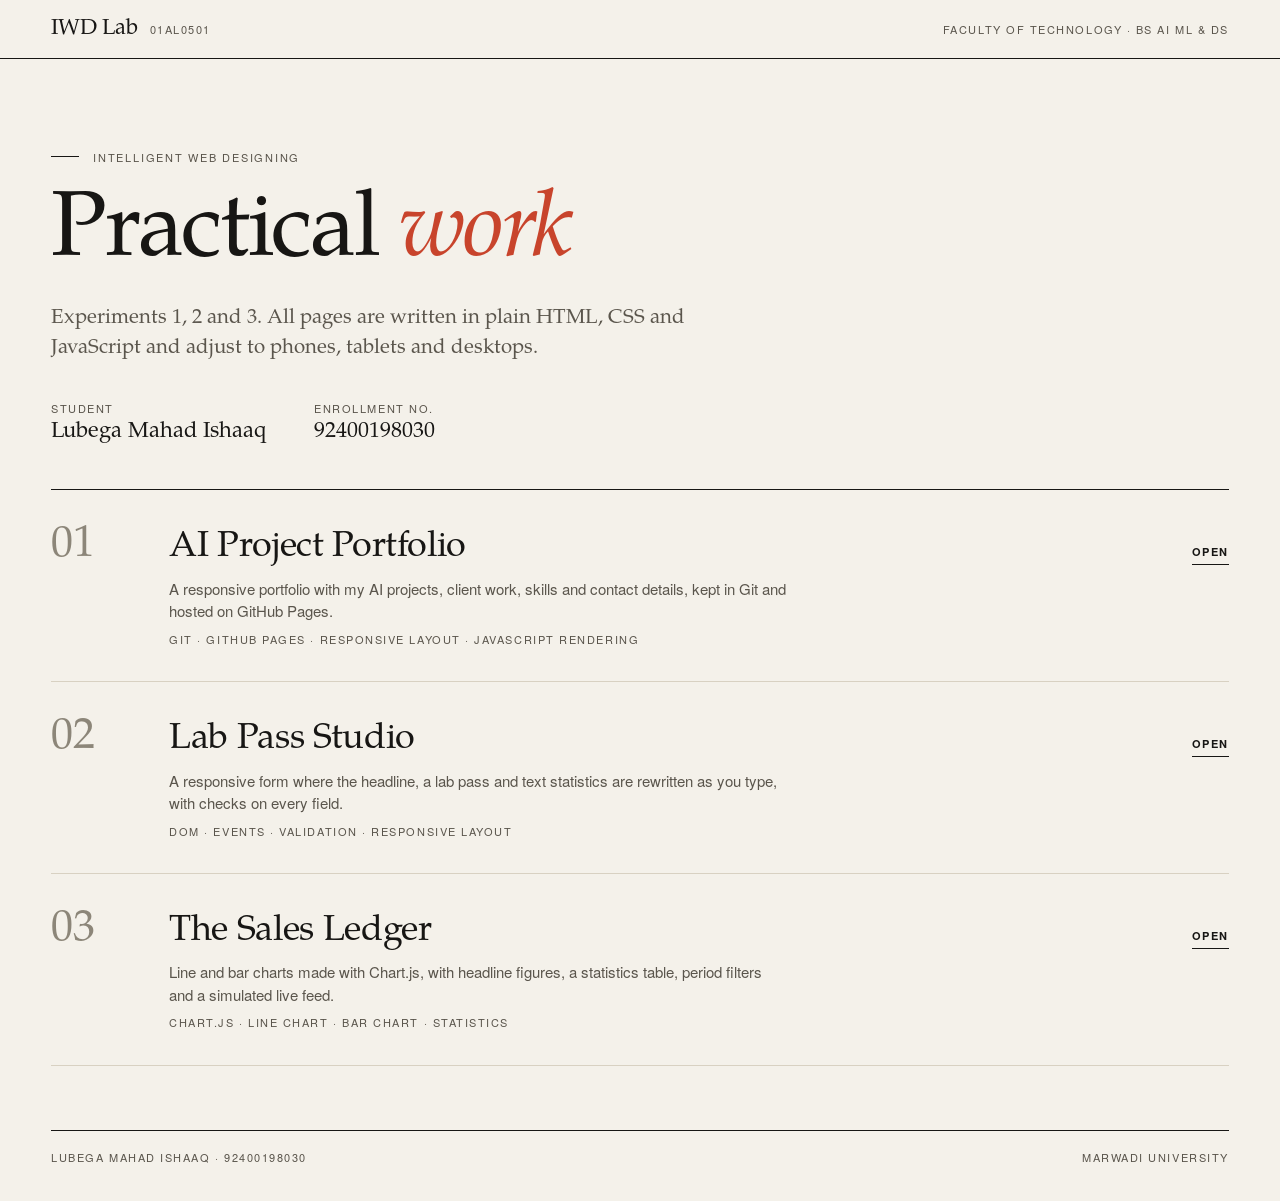
<file: index.html>
<!DOCTYPE html>
<html lang="en" data-theme="light">
<head>
  <meta charset="UTF-8">
  <meta name="viewport" content="width=device-width, initial-scale=1.0">
  <title>IWD Practicals | Lubega Mahad Ishaaq</title>
  <meta name="description" content="Intelligent Web Designing (01AL0501) practicals: Experiments 1, 2 and 3.">
  <link rel="stylesheet" href="assets/css/base.css">
  <style>
    .hero { padding: clamp(40px, 7vw, 96px) 0 40px; border-bottom: 1px solid var(--ink); }
    .hero .kicker { margin-bottom: 24px; }
    .hero .deck { margin-top: 24px; }
    .who { display: flex; gap: 48px; flex-wrap: wrap; margin-top: 36px; }
    .who span { display: block; font-size: 11px; letter-spacing: .14em; text-transform: uppercase; color: var(--ink-2); }
    .who strong { font-family: var(--serif); font-weight: 400; font-size: 22px; }

    .list { list-style: none; }
    .item { border-bottom: 1px solid var(--rule); }
    .item a {
      display: grid; grid-template-columns: 90px minmax(0, 1fr) auto; gap: 28px; align-items: baseline;
      padding: 34px 0; color: inherit; text-decoration: none;
    }
    .num { font-family: var(--serif); font-size: 44px; line-height: 1; color: var(--ink-3); transition: color .2s; }
    .item h2 { font-family: var(--serif); font-weight: 400; font-size: clamp(26px, 3vw, 36px); line-height: 1.15; letter-spacing: -.01em; }
    .item p { margin-top: 8px; color: var(--ink-2); max-width: 620px; }
    .topics { margin-top: 12px; font-size: 11px; letter-spacing: .14em; text-transform: uppercase; color: var(--ink-3); }
    .go { font-size: 11px; letter-spacing: .14em; text-transform: uppercase; font-weight: 700; border-bottom: 1px solid var(--ink); padding-bottom: 3px; white-space: nowrap; }
    .item a:hover .num, .item a:hover h2 { color: var(--accent); }
    .item a:hover .go { color: var(--accent); border-color: var(--accent); }
    @media (max-width: 640px) {
      .item a { grid-template-columns: 1fr; gap: 10px; }
      .go { justify-self: start; }
    }
  </style>
</head>
<body>
  <header class="masthead">
    <div class="masthead-row">
      <a class="wordmark" href="./"><b>IWD Lab</b><span>01AL0501</span></a>
      <div class="mast-meta"><span class="hide-sm">Faculty of Technology &middot; BS AI ML &amp; DS</span></div>
    </div>
  </header>

  <main class="page">
    <section class="hero">
      <p class="kicker">Intelligent Web Designing</p>
      <h1 class="display">Practical <em>work</em></h1>
      <p class="deck">Experiments 1, 2 and 3. All pages are written in plain HTML, CSS and JavaScript and adjust to phones, tablets and desktops.</p>
      <div class="who">
        <div><span>Student</span><strong>Lubega Mahad Ishaaq</strong></div>
        <div><span>Enrollment no.</span><strong>92400198030</strong></div>
      </div>
    </section>

    <ul class="list">
      <li class="item">
        <a href="experiment-1/">
          <span class="num">01</span>
          <div>
            <h2>AI Project Portfolio</h2>
            <p>A responsive portfolio with my AI projects, client work, skills and contact details, kept in Git and hosted on GitHub Pages.</p>
            <p class="topics">Git &middot; GitHub Pages &middot; Responsive layout &middot; JavaScript rendering</p>
          </div>
          <span class="go">Open</span>
        </a>
      </li>
      <li class="item">
        <a href="experiment-2/">
          <span class="num">02</span>
          <div>
            <h2>Lab Pass Studio</h2>
            <p>A responsive form where the headline, a lab pass and text statistics are rewritten as you type, with checks on every field.</p>
            <p class="topics">DOM &middot; Events &middot; Validation &middot; Responsive layout</p>
          </div>
          <span class="go">Open</span>
        </a>
      </li>
      <li class="item">
        <a href="experiment-3/">
          <span class="num">03</span>
          <div>
            <h2>The Sales Ledger</h2>
            <p>Line and bar charts made with Chart.js, with headline figures, a statistics table, period filters and a simulated live feed.</p>
            <p class="topics">Chart.js &middot; Line chart &middot; Bar chart &middot; Statistics</p>
          </div>
          <span class="go">Open</span>
        </a>
      </li>
    </ul>
  </main>

  <footer class="colophon">
    <span>Lubega Mahad Ishaaq &middot; 92400198030</span>
    <span>Marwadi University</span>
  </footer>

  <script>
    try { document.documentElement.dataset.theme = localStorage.getItem("iwd-theme") || "light"; } catch (e) {}
  </script>
</body>
</html>
</file>
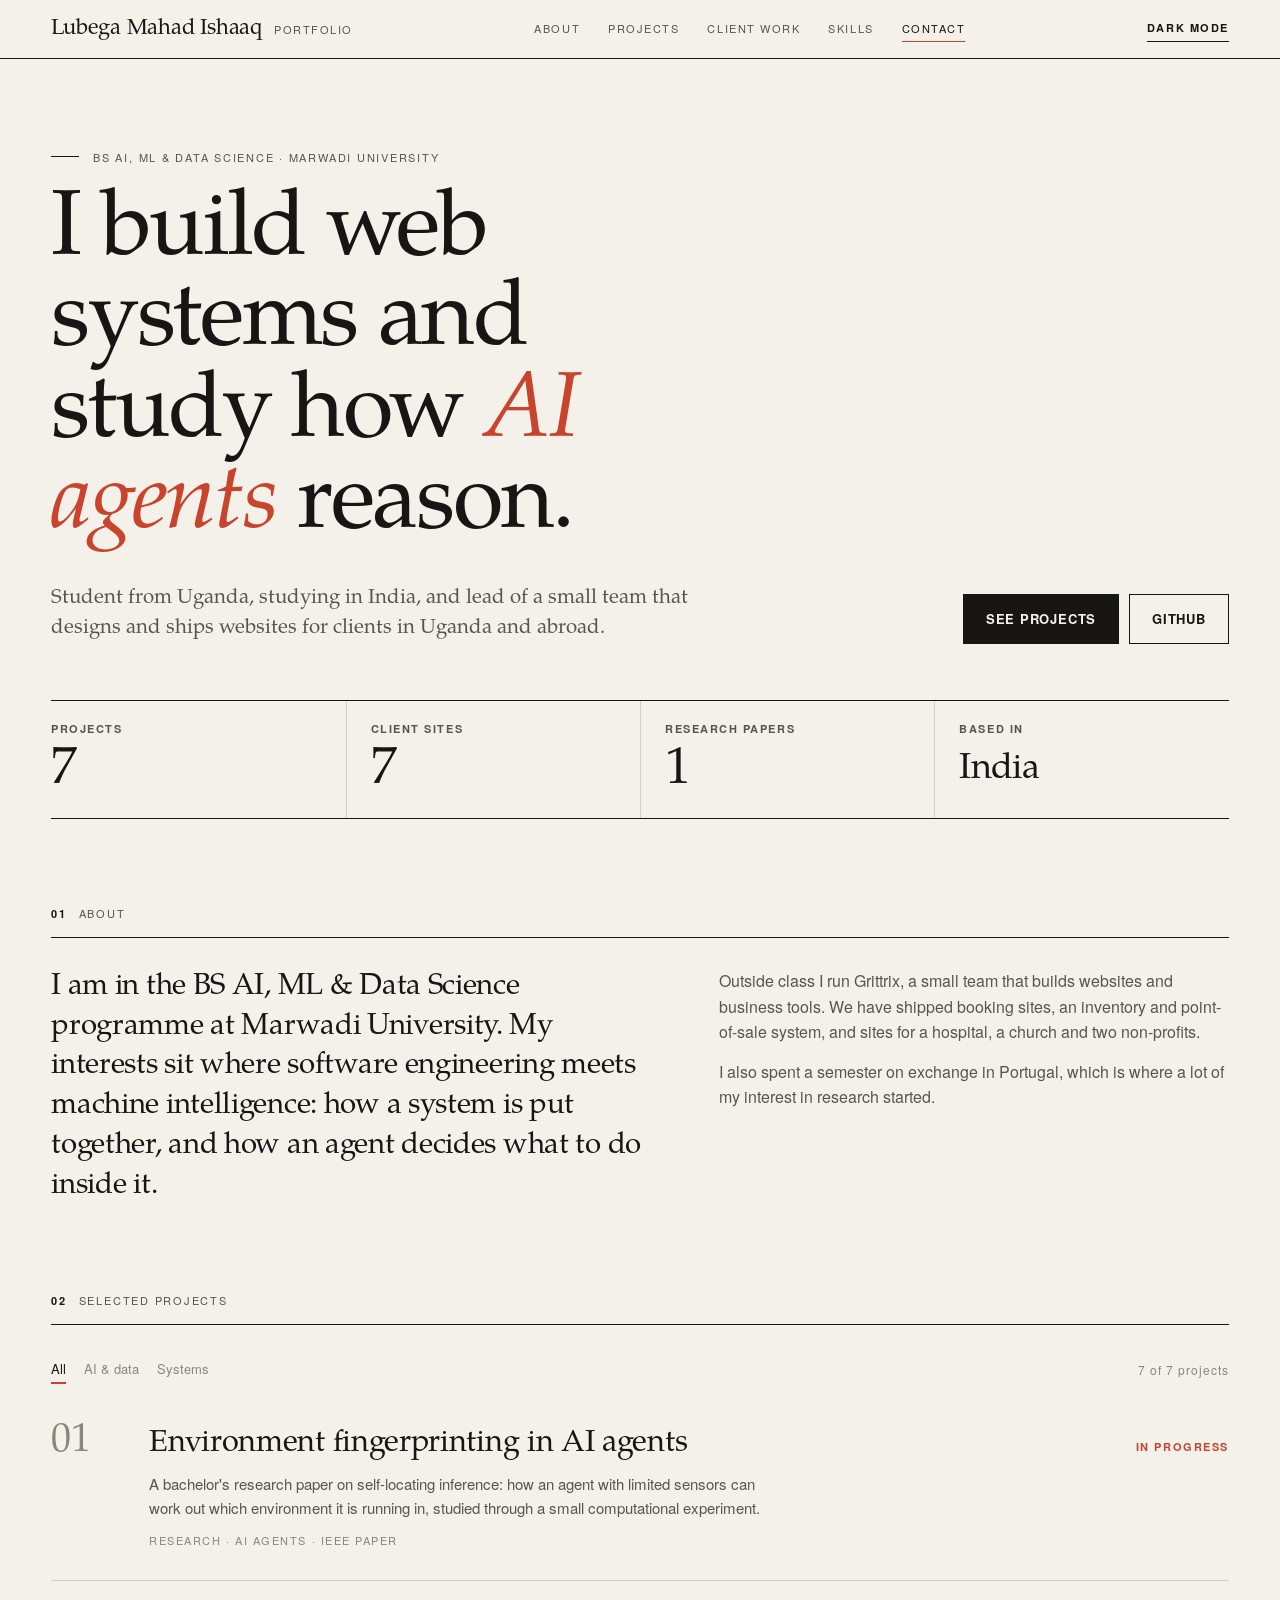
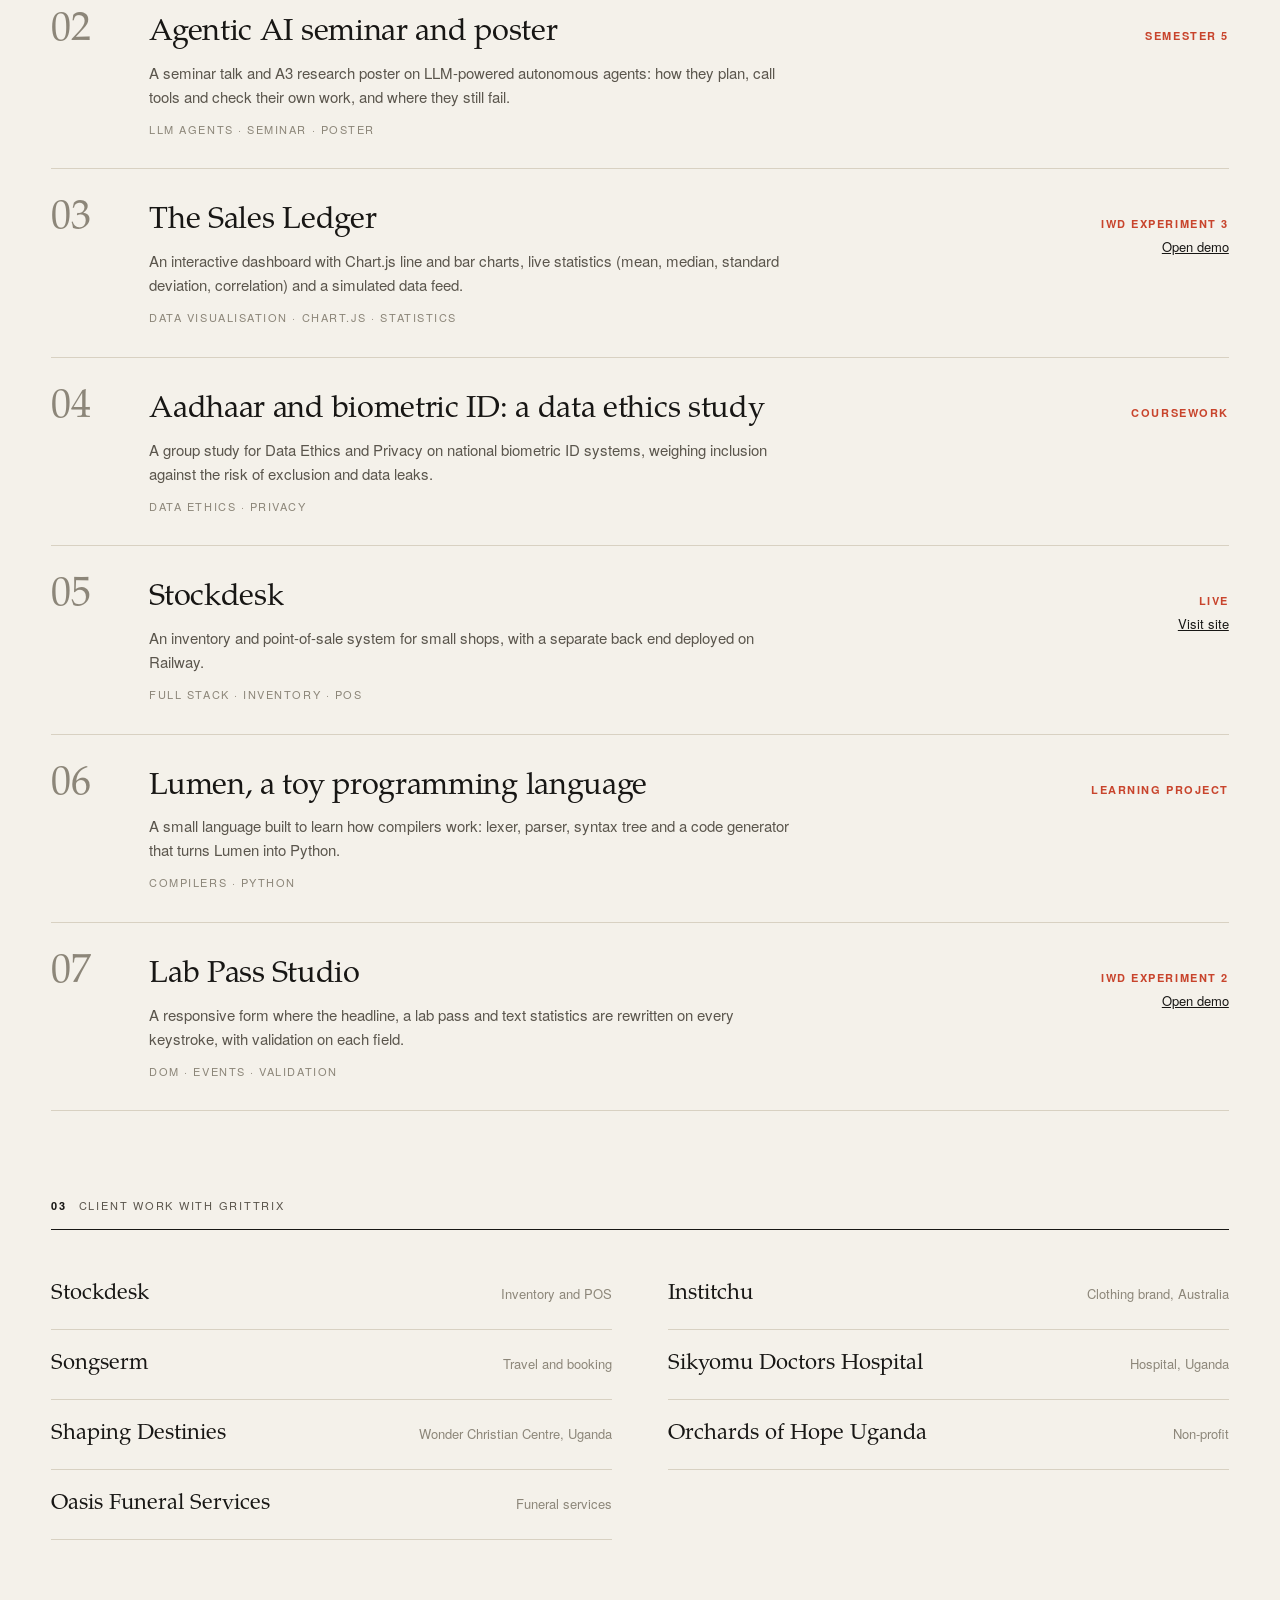
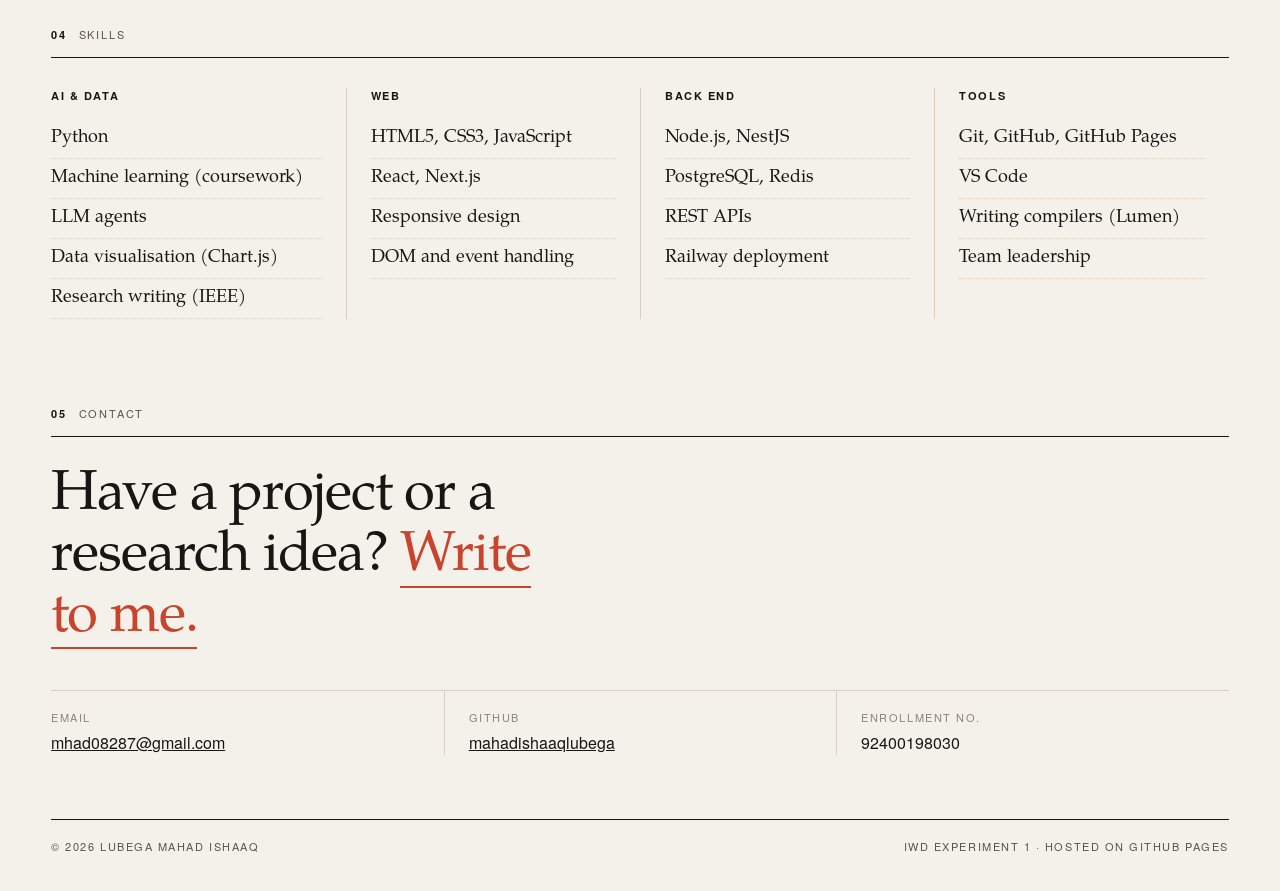
<file: experiment-1/index.html>
<!DOCTYPE html>
<html lang="en" data-theme="light">
<head>
  <meta charset="UTF-8">
  <meta name="viewport" content="width=device-width, initial-scale=1.0">
  <title>Lubega Mahad Ishaaq | AI Project Portfolio</title>
  <meta name="description" content="Portfolio of Lubega Mahad Ishaaq, BS AI ML & DS student: AI projects, client work, skills and contact.">
  <link rel="stylesheet" href="../assets/css/base.css">
  <link rel="stylesheet" href="style.css">
</head>
<body>

  <header class="masthead">
    <div class="masthead-row">
      <a class="wordmark" href="#top"><b>Lubega Mahad Ishaaq</b><span>Portfolio</span></a>
      <nav class="nav" id="nav" aria-label="Sections">
        <a href="#about">About</a>
        <a href="#projects">Projects</a>
        <a href="#work">Client work</a>
        <a href="#skills">Skills</a>
        <a href="#contact">Contact</a>
      </nav>
      <div class="mast-meta">
        <button class="text-btn" id="themeBtn" type="button">Dark mode</button>
        <button class="menu-btn" id="menuBtn" type="button" aria-label="Open menu" aria-expanded="false"><span></span><span></span></button>
      </div>
    </div>
  </header>

  <main class="page" id="top">

    <!-- hero -->
    <section class="hero">
      <p class="kicker">BS AI, ML &amp; Data Science &middot; Marwadi University</p>
      <h1 class="display">I build web systems and study how <em>AI agents</em> reason.</h1>
      <div class="hero-foot">
        <p class="deck">Student from Uganda, studying in India, and lead of a small team that designs and ships websites for clients in Uganda and abroad.</p>
        <div class="hero-links">
          <a class="btn" href="#projects">See projects</a>
          <a class="btn ghost" href="https://github.com/mahadishaaqlubega" target="_blank" rel="noopener">GitHub</a>
        </div>
      </div>
      <dl class="facts">
        <div><dt>Projects</dt><dd id="countProjects">0</dd></div>
        <div><dt>Client sites</dt><dd id="countClients">0</dd></div>
        <div><dt>Research papers</dt><dd>1</dd></div>
        <div><dt>Based in</dt><dd class="small">India</dd></div>
      </dl>
    </section>

    <!-- about -->
    <section class="section" id="about">
      <div class="sec-label"><b>01</b> About</div>
      <div class="about-grid">
        <p class="lede">I am in the BS AI, ML &amp; Data Science programme at Marwadi University. My interests sit where software engineering meets machine intelligence: how a system is put together, and how an agent decides what to do inside it.</p>
        <div class="about-text">
          <p>Outside class I run Grittrix, a small team that builds websites and business tools. We have shipped booking sites, an inventory and point-of-sale system, and sites for a hospital, a church and two non-profits.</p>
          <p>I also spent a semester on exchange in Portugal, which is where a lot of my interest in research started.</p>
        </div>
      </div>
    </section>

    <!-- projects -->
    <section class="section" id="projects">
      <div class="sec-label"><b>02</b> Selected projects</div>
      <div class="filter-row">
        <div class="tabs" id="filter">
          <button type="button" data-filter="all" class="active">All</button>
          <button type="button" data-filter="ai">AI &amp; data</button>
          <button type="button" data-filter="systems">Systems</button>
        </div>
        <span class="filter-count" id="filterCount"></span>
      </div>
      <ol class="projects" id="projectList"><!-- filled by script.js --></ol>
    </section>

    <!-- client work -->
    <section class="section" id="work">
      <div class="sec-label"><b>03</b> Client work with Grittrix</div>
      <ul class="clients" id="clientList"><!-- filled by script.js --></ul>
    </section>

    <!-- skills -->
    <section class="section" id="skills">
      <div class="sec-label"><b>04</b> Skills</div>
      <div class="skills">
        <div>
          <h3>AI &amp; data</h3>
          <ul><li>Python</li><li>Machine learning (coursework)</li><li>LLM agents</li><li>Data visualisation (Chart.js)</li><li>Research writing (IEEE)</li></ul>
        </div>
        <div>
          <h3>Web</h3>
          <ul><li>HTML5, CSS3, JavaScript</li><li>React, Next.js</li><li>Responsive design</li><li>DOM and event handling</li></ul>
        </div>
        <div>
          <h3>Back end</h3>
          <ul><li>Node.js, NestJS</li><li>PostgreSQL, Redis</li><li>REST APIs</li><li>Railway deployment</li></ul>
        </div>
        <div>
          <h3>Tools</h3>
          <ul><li>Git, GitHub, GitHub Pages</li><li>VS Code</li><li>Writing compilers (Lumen)</li><li>Team leadership</li></ul>
        </div>
      </div>
    </section>

    <!-- contact -->
    <section class="section contact" id="contact">
      <div class="sec-label"><b>05</b> Contact</div>
      <h2 class="contact-line">Have a project or a research idea? <a href="mailto:mhad08287@gmail.com">Write to me.</a></h2>
      <div class="contact-grid">
        <div><span>Email</span><a href="mailto:mhad08287@gmail.com">mhad08287@gmail.com</a></div>
        <div><span>GitHub</span><a href="https://github.com/mahadishaaqlubega" target="_blank" rel="noopener">mahadishaaqlubega</a></div>
        <div><span>Enrollment no.</span><b>92400198030</b></div>
      </div>
    </section>
  </main>

  <footer class="colophon">
    <span>&copy; <span id="year">2026</span> Lubega Mahad Ishaaq</span>
    <span>IWD Experiment 1 &middot; Hosted on GitHub Pages</span>
  </footer>

  <script src="script.js"></script>
</body>
</html>
</file>
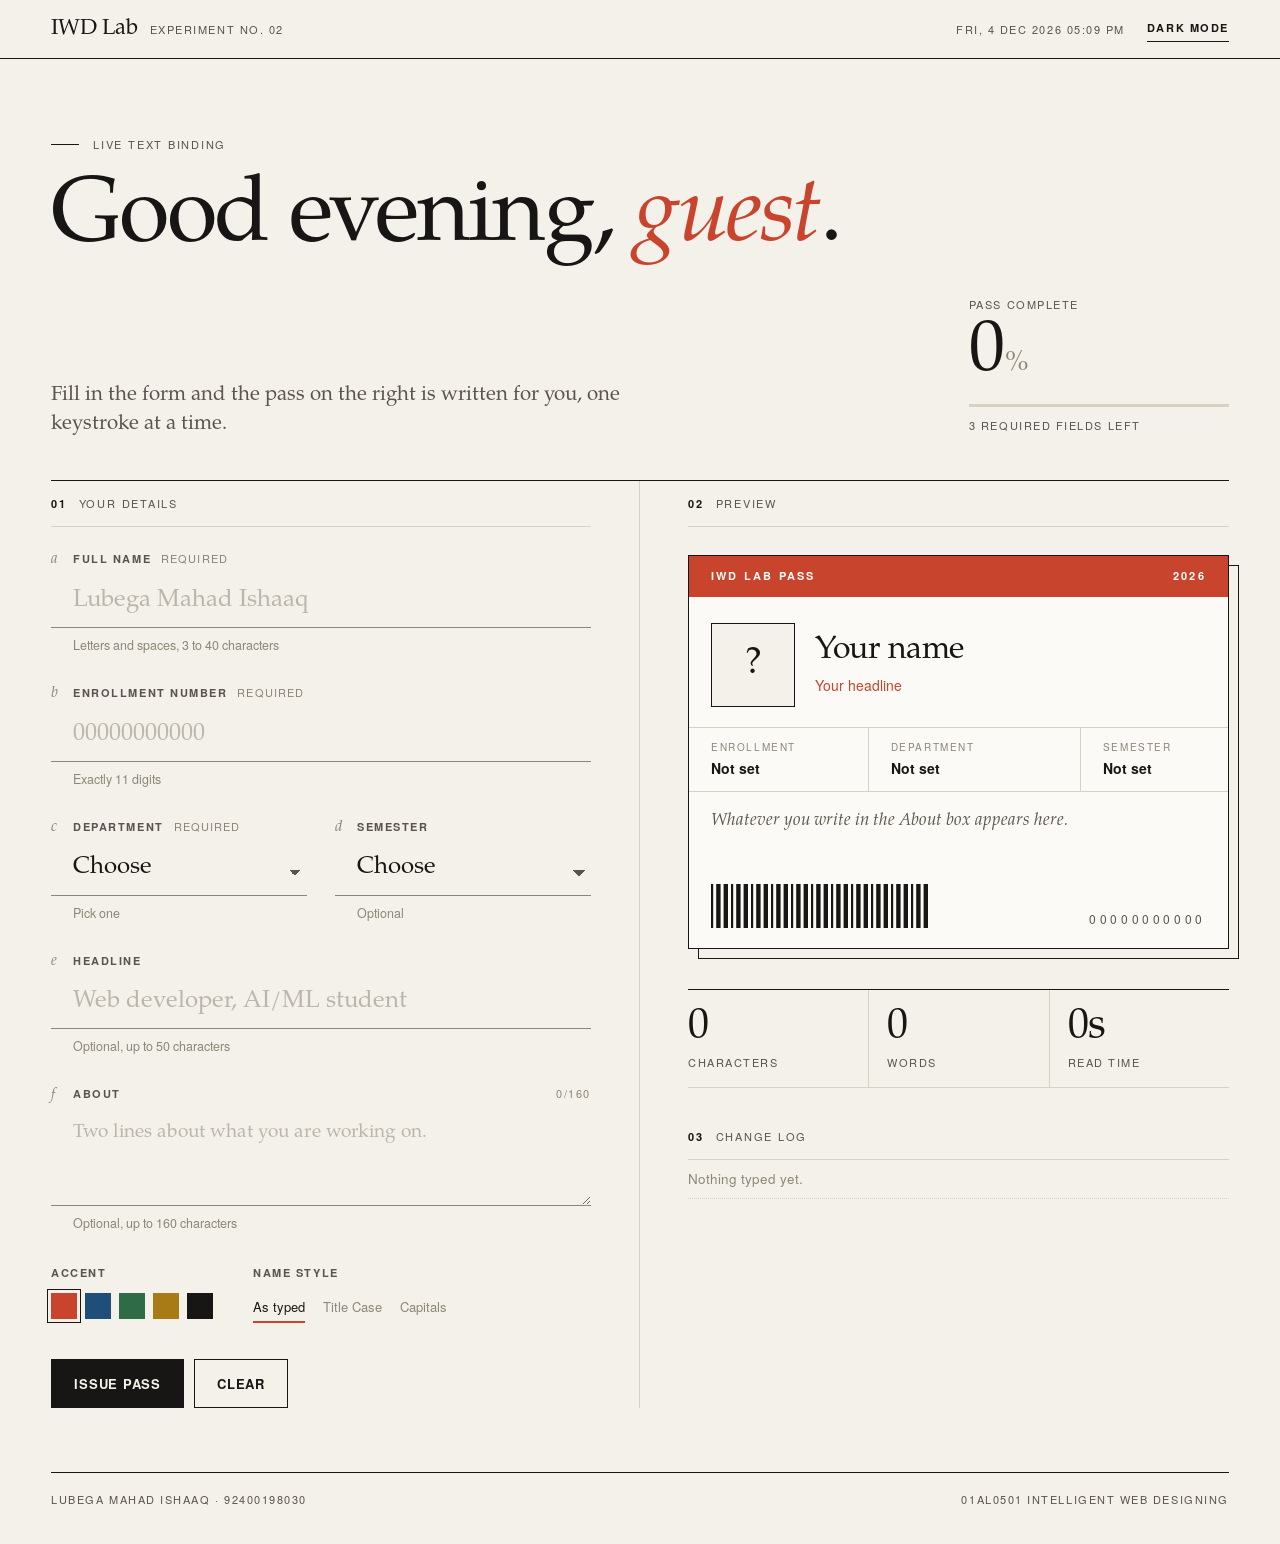
<file: experiment-2/index.html>
<!DOCTYPE html>
<html lang="en" data-theme="light">
<head>
  <meta charset="UTF-8">
  <meta name="viewport" content="width=device-width, initial-scale=1.0">
  <title>Lab Pass Studio | IWD Experiment 2</title>
  <meta name="description" content="Experiment 2: a responsive interface that rewrites page text as the user types.">
  <link rel="stylesheet" href="../assets/css/base.css">
  <link rel="stylesheet" href="style.css">
</head>
<body>

  <header class="masthead">
    <div class="masthead-row">
      <a class="wordmark" href="../index.html"><b>IWD Lab</b><span>Experiment No. 02</span></a>
      <div class="mast-meta">
        <span class="hide-sm" id="clock">&nbsp;</span>
        <button class="text-btn" id="themeBtn" type="button">Dark mode</button>
      </div>
    </div>
  </header>

  <main class="page">

    <!-- headline: rewritten by JavaScript as the user types -->
    <section class="hero">
      <div class="hero-text">
        <p class="kicker">Live text binding</p>
        <h1 class="display" id="greeting">Good day, <em>guest</em>.</h1>
        <p class="deck" id="deck">Fill in the form and the pass on the right is written for you, one keystroke at a time.</p>
      </div>
      <div class="meter" aria-live="polite">
        <span class="meter-label">Pass complete</span>
        <span class="meter-value"><span id="pctValue">0</span><small>%</small></span>
        <div class="meter-track"><div class="meter-fill" id="pctFill"></div></div>
        <span class="meter-note" id="pctNote">3 required fields left</span>
      </div>
    </section>

    <section class="workspace">

      <!-- left column: the form -->
      <form class="form-col" id="profileForm" novalidate>
        <div class="sec-label"><b>01</b> Your details</div>

        <div class="field" data-field="name">
          <label for="name"><span class="n">a</span>Full name <i>required</i></label>
          <input type="text" id="name" name="name" placeholder="Lubega Mahad Ishaaq" autocomplete="name" maxlength="40">
          <p class="hint" data-default="Letters and spaces, 3 to 40 characters">Letters and spaces, 3 to 40 characters</p>
        </div>

        <div class="field" data-field="enrollment">
          <label for="enrollment"><span class="n">b</span>Enrollment number <i>required</i></label>
          <input type="text" id="enrollment" name="enrollment" placeholder="00000000000" inputmode="numeric" maxlength="11">
          <p class="hint" data-default="Exactly 11 digits">Exactly 11 digits</p>
        </div>

        <div class="pair">
          <div class="field" data-field="department">
            <label for="department"><span class="n">c</span>Department <i>required</i></label>
            <select id="department" name="department">
              <option value="">Choose</option>
              <option>BS - AI ML &amp; DS</option>
              <option>Computer Engineering</option>
              <option>Information Technology</option>
              <option>Electronics &amp; Communication</option>
            </select>
            <p class="hint" data-default="Pick one">Pick one</p>
          </div>

          <div class="field" data-field="semester">
            <label for="semester"><span class="n">d</span>Semester</label>
            <select id="semester" name="semester">
              <option value="">Choose</option>
              <option>Semester 3</option>
              <option>Semester 4</option>
              <option>Semester 5</option>
              <option>Semester 6</option>
            </select>
            <p class="hint" data-default="Optional">Optional</p>
          </div>
        </div>

        <div class="field" data-field="headline">
          <label for="headline"><span class="n">e</span>Headline</label>
          <input type="text" id="headline" name="headline" placeholder="Web developer, AI/ML student" maxlength="50">
          <p class="hint" data-default="Optional, up to 50 characters">Optional, up to 50 characters</p>
        </div>

        <div class="field" data-field="about">
          <label for="about"><span class="n">f</span>About <span class="counter" id="aboutCounter">0/160</span></label>
          <textarea id="about" name="about" rows="3" maxlength="160" placeholder="Two lines about what you are working on."></textarea>
          <p class="hint" data-default="Optional, up to 160 characters">Optional, up to 160 characters</p>
        </div>

        <div class="options">
          <div>
            <span class="opt-label">Accent</span>
            <div class="swatches" id="swatches" role="radiogroup" aria-label="Accent colour">
              <button type="button" class="swatch active" data-color="#c8442c" data-name="Vermillion" style="--c:#c8442c" aria-label="Vermillion"></button>
              <button type="button" class="swatch" data-color="#1f4e79" data-name="Navy" style="--c:#1f4e79" aria-label="Navy"></button>
              <button type="button" class="swatch" data-color="#2f6b47" data-name="Forest" style="--c:#2f6b47" aria-label="Forest"></button>
              <button type="button" class="swatch" data-color="#a87b16" data-name="Ochre" style="--c:#a87b16" aria-label="Ochre"></button>
              <button type="button" class="swatch" data-color="#171614" data-name="Ink" style="--c:#171614" aria-label="Ink"></button>
            </div>
          </div>
          <div>
            <span class="opt-label">Name style</span>
            <div class="tabs" id="caseControl">
              <button type="button" data-case="normal" class="active">As typed</button>
              <button type="button" data-case="title">Title Case</button>
              <button type="button" data-case="upper">Capitals</button>
            </div>
          </div>
        </div>

        <div class="actions">
          <button type="submit" class="btn">Issue pass</button>
          <button type="button" class="btn ghost" id="resetBtn">Clear</button>
        </div>
      </form>

      <!-- right column: everything here is written by script.js -->
      <aside class="preview-col">
        <div class="sec-label"><b>02</b> Preview</div>

        <article class="pass" id="pass">
          <header class="pass-top">
            <span>IWD Lab Pass</span>
            <span id="pvYear">2026</span>
          </header>

          <div class="pass-main">
            <div class="monogram" id="pvInitials">?</div>
            <div class="pass-id">
              <h2 id="pvName">Your name</h2>
              <p id="pvHeadline">Your headline</p>
            </div>
          </div>

          <dl class="pass-meta">
            <div><dt>Enrollment</dt><dd id="pvEnroll">Not set</dd></div>
            <div><dt>Department</dt><dd id="pvDept">Not set</dd></div>
            <div><dt>Semester</dt><dd id="pvSem">Not set</dd></div>
          </dl>

          <p class="pass-about" id="pvAbout">Whatever you write in the About box appears here.</p>

          <footer class="pass-foot">
            <svg class="barcode" id="barcode" viewBox="0 0 220 44" preserveAspectRatio="none" aria-hidden="true"></svg>
            <span class="code-num" id="pvCode">00000000000</span>
          </footer>

          <span class="stamp" id="stamp">Issued</span>
        </article>

        <div class="figures">
          <div><span id="stChars">0</span><small>Characters</small></div>
          <div><span id="stWords">0</span><small>Words</small></div>
          <div><span id="stRead">0s</span><small>Read time</small></div>
        </div>

        <div class="log">
          <div class="sec-label"><b>03</b> Change log</div>
          <ol id="log"><li class="empty">Nothing typed yet.</li></ol>
        </div>
      </aside>

    </section>
  </main>

  <div class="toast" id="toast" role="status" aria-live="polite"></div>

  <footer class="colophon">
    <span>Lubega Mahad Ishaaq &middot; 92400198030</span>
    <span>01AL0501 Intelligent Web Designing</span>
  </footer>

  <script src="script.js"></script>
</body>
</html>
</file>
<file: assets/css/base.css>
/* Shared styles for both experiments: fonts, colours, masthead, controls.
   Fonts are TeX Gyre Pagella (serif) and TeX Gyre Heros (sans), stored in /assets/fonts. */

@font-face { font-family: "Pagella"; src: url("../fonts/texgyrepagella-regular.woff") format("woff"); font-weight: 400; font-style: normal; font-display: swap; }
@font-face { font-family: "Pagella"; src: url("../fonts/texgyrepagella-italic.woff") format("woff"); font-weight: 400; font-style: italic; font-display: swap; }
@font-face { font-family: "Heros"; src: url("../fonts/texgyreheros-regular.woff") format("woff"); font-weight: 400; font-display: swap; }
@font-face { font-family: "Heros"; src: url("../fonts/texgyreheros-bold.woff") format("woff"); font-weight: 700; font-display: swap; }

:root {
  --paper: #f4f1ea;
  --paper-2: #ebe6db;
  --card: #fbfaf6;
  --ink: #171614;
  --ink-2: #5a554c;
  --ink-3: #8c8679;
  --rule: #d8d1c2;
  --accent: #c8442c;
  --good: #2f6b47;
  --bad: #c8442c;
  --serif: "Pagella", "Palatino Linotype", Palatino, Georgia, serif;
  --sans: "Heros", "Helvetica Neue", Helvetica, Arial, sans-serif;
  --gutter: clamp(18px, 4vw, 56px);
}

[data-theme="dark"] {
  --paper: #121110;
  --paper-2: #1c1a17;
  --card: #191815;
  --ink: #ede7da;
  --ink-2: #b1aa9c;
  --ink-3: #7d776c;
  --rule: #34312b;
  --accent: #e8694c;
  --good: #7fbf95;
  --bad: #e8694c;
}

* { box-sizing: border-box; margin: 0; padding: 0; }

html { -webkit-text-size-adjust: 100%; }

body {
  background: var(--paper);
  color: var(--ink);
  font-family: var(--sans);
  font-size: 15px;
  line-height: 1.5;
  font-variant-numeric: tabular-nums;
  -webkit-font-smoothing: antialiased;
  transition: background-color .25s ease, color .25s ease;
}

::selection { background: var(--accent); color: var(--paper); }

/* ---------- masthead ---------- */
.masthead {
  padding: 0 var(--gutter);
  border-bottom: 1px solid var(--ink);
  position: sticky; top: 0; z-index: 20;
  background: var(--paper);
}
.masthead-row {
  max-width: 1280px; margin: 0 auto; height: 58px;
  display: flex; align-items: center; justify-content: space-between; gap: 16px;
}
.wordmark { display: flex; align-items: baseline; gap: 12px; color: inherit; text-decoration: none; }
.wordmark b { font-family: var(--serif); font-weight: 400; font-size: 22px; letter-spacing: -.01em; }
.wordmark span { font-size: 11px; letter-spacing: .14em; text-transform: uppercase; color: var(--ink-2); }
.mast-meta { display: flex; align-items: center; gap: 22px; font-size: 11px; letter-spacing: .14em; text-transform: uppercase; color: var(--ink-2); }

.text-btn {
  font: inherit; font-size: 11px; letter-spacing: .14em; text-transform: uppercase; font-weight: 700;
  color: var(--ink); background: none; border: 0; cursor: pointer; padding: 4px 0;
  border-bottom: 1px solid var(--ink);
}
.text-btn:hover { color: var(--accent); border-color: var(--accent); }

/* ---------- page frame ---------- */
.page { max-width: calc(1280px + 2 * var(--gutter)); margin: 0 auto; padding: 0 var(--gutter); }

.kicker {
  font-size: 11px; letter-spacing: .16em; text-transform: uppercase; color: var(--ink-2);
  display: flex; gap: 14px; align-items: center;
}
.kicker::before { content: ""; width: 28px; height: 1px; background: var(--ink); }

.display {
  font-family: var(--serif); font-weight: 400;
  font-size: clamp(42px, 7.2vw, 104px); line-height: .98; letter-spacing: -.025em;
}
.display em { color: var(--accent); }

.deck { font-family: var(--serif); font-size: clamp(18px, 1.6vw, 21px); line-height: 1.45; color: var(--ink-2); max-width: 640px; }

.sec-label {
  display: flex; align-items: baseline; gap: 12px; padding: 14px 0; border-bottom: 1px solid var(--rule);
  font-size: 11px; letter-spacing: .16em; text-transform: uppercase; color: var(--ink-2);
}
.sec-label b { color: var(--ink); font-weight: 700; }

/* text tabs used as segmented controls */
.tabs { display: inline-flex; gap: 18px; flex-wrap: wrap; }
.tabs button {
  font: inherit; font-size: 13px; color: var(--ink-3); background: none; border: 0; cursor: pointer;
  padding: 4px 0; border-bottom: 2px solid transparent; transition: color .15s, border-color .15s;
}
.tabs button:hover { color: var(--ink); }
.tabs button.active { color: var(--ink); border-bottom-color: var(--accent); }

/* buttons */
.btn {
  font: inherit; font-size: 13px; font-weight: 700; letter-spacing: .06em; text-transform: uppercase;
  padding: 14px 22px; border: 1px solid var(--ink); background: var(--ink); color: var(--paper);
  cursor: pointer; transition: background .15s, color .15s;
}
.btn:hover { background: var(--accent); border-color: var(--accent); }
.btn.ghost { background: transparent; color: var(--ink); }
.btn.ghost:hover { background: var(--ink); color: var(--paper); border-color: var(--ink); }

/* footer */
.colophon {
  max-width: 1280px; margin: 64px auto 0; padding: 18px 0 36px;
  display: flex; justify-content: space-between; gap: 12px; flex-wrap: wrap;
  border-top: 1px solid var(--ink);
  font-size: 11px; letter-spacing: .14em; text-transform: uppercase; color: var(--ink-2);
}

@media (max-width: 1376px) { .colophon { margin-left: var(--gutter); margin-right: var(--gutter); } }

@media (max-width: 640px) {
  .mast-meta .hide-sm { display: none; }
  .wordmark span { display: none; }
}
</file>
<file: experiment-1/style.css>
/* Experiment 1 portfolio styles. Shared colours and fonts are in ../assets/css/base.css */

html { scroll-behavior: smooth; scroll-padding-top: 72px; }

/* ---------- navigation ---------- */
.nav { display: flex; gap: 28px; }
.nav a {
  color: var(--ink-2); text-decoration: none; font-size: 11px; letter-spacing: .14em; text-transform: uppercase;
  padding: 4px 0; border-bottom: 1px solid transparent; transition: color .15s, border-color .15s;
}
.nav a:hover, .nav a.current { color: var(--ink); border-bottom-color: var(--accent); }

.menu-btn { display: none; width: 34px; height: 34px; background: none; border: 1px solid var(--ink); cursor: pointer; padding: 9px 7px; flex-direction: column; justify-content: space-between; }
.menu-btn span { display: block; height: 1.5px; background: var(--ink); transition: transform .2s; }
.menu-btn[aria-expanded="true"] span:first-child { transform: translateY(5.5px) rotate(45deg); }
.menu-btn[aria-expanded="true"] span:last-child { transform: translateY(-5.5px) rotate(-45deg); }

/* ---------- hero ---------- */
.hero { padding: clamp(40px, 7vw, 96px) 0 0; }
.hero .kicker { margin-bottom: 24px; }
.hero .display { max-width: 15ch; }
.hero-foot { display: flex; justify-content: space-between; align-items: flex-end; gap: 32px; flex-wrap: wrap; margin-top: 32px; }
.hero-links { display: flex; gap: 10px; }
.hero-links .btn { text-decoration: none; display: inline-block; }

.facts { display: grid; grid-template-columns: repeat(4, 1fr); margin-top: 56px; border-top: 1px solid var(--ink); border-bottom: 1px solid var(--ink); }
.facts div { padding: 20px 24px 18px; border-left: 1px solid var(--rule); }
.facts div:first-child { border-left: 0; padding-left: 0; }
.facts dt { font-size: 11px; letter-spacing: .14em; text-transform: uppercase; color: var(--ink-2); font-weight: 700; }
.facts dd { font-family: var(--serif); font-size: 52px; line-height: 1.1; letter-spacing: -.02em; margin-top: 6px; }
.facts dd.small { font-size: 36px; line-height: 1.5; }

/* ---------- sections ---------- */
.section { padding-top: 72px; }
.section .sec-label { border-bottom-color: var(--ink); margin-bottom: 30px; }

.about-grid { display: grid; grid-template-columns: 1.2fr 1fr; gap: 56px; }
.lede { font-family: var(--serif); font-size: clamp(22px, 2.3vw, 30px); line-height: 1.35; letter-spacing: -.01em; }
.about-text p { color: var(--ink-2); margin-bottom: 14px; font-size: 16px; line-height: 1.6; }

/* ---------- projects ---------- */
.filter-row { display: flex; justify-content: space-between; align-items: center; margin-bottom: 8px; }
.filter-count { font-size: 12px; color: var(--ink-3); letter-spacing: .08em; }

.projects { list-style: none; }
.project {
  display: grid; grid-template-columns: 70px minmax(0, 1fr) 200px; gap: 28px; align-items: baseline;
  padding: 30px 0; border-bottom: 1px solid var(--rule);
  animation: rise .4s ease both;
}
@keyframes rise { from { opacity: 0; transform: translateY(8px); } to { opacity: 1; transform: none; } }
.project .num { font-family: var(--serif); font-size: 40px; line-height: 1; color: var(--ink-3); transition: color .2s; }
.project:hover .num { color: var(--accent); }
.project h3 { font-family: var(--serif); font-weight: 400; font-size: clamp(23px, 2.4vw, 31px); line-height: 1.2; letter-spacing: -.01em; }
.project p { color: var(--ink-2); margin-top: 8px; max-width: 640px; line-height: 1.6; }
.project .tags { margin-top: 12px; font-size: 11px; letter-spacing: .14em; text-transform: uppercase; color: var(--ink-3); }
.project .meta { text-align: right; font-size: 13px; color: var(--ink-2); }
.project .meta b { display: block; font-size: 11px; letter-spacing: .14em; text-transform: uppercase; color: var(--accent); margin-bottom: 4px; }
.project .meta a { color: var(--ink); }

/* ---------- clients ---------- */
.clients { list-style: none; display: grid; grid-template-columns: repeat(2, 1fr); column-gap: 56px; }
.clients li { border-bottom: 1px solid var(--rule); }
.clients a { display: flex; justify-content: space-between; align-items: baseline; gap: 16px; padding: 18px 0; color: inherit; text-decoration: none; }
.clients strong { font-family: var(--serif); font-weight: 400; font-size: 22px; }
.clients span { font-size: 13px; color: var(--ink-3); text-align: right; }
.clients a:hover strong { color: var(--accent); }

/* ---------- skills ---------- */
.skills { display: grid; grid-template-columns: repeat(4, 1fr); }
.skills > div { padding: 0 24px; border-left: 1px solid var(--rule); }
.skills > div:first-child { padding-left: 0; border-left: 0; }
.skills h3 { font-size: 11px; letter-spacing: .14em; text-transform: uppercase; font-weight: 700; margin-bottom: 14px; }
.skills ul { list-style: none; }
.skills li { font-family: var(--serif); font-size: 18px; padding: 6px 0; border-bottom: 1px dotted var(--rule); }

/* ---------- contact ---------- */
.contact-line { font-family: var(--serif); font-weight: 400; font-size: clamp(30px, 4.4vw, 60px); line-height: 1.08; letter-spacing: -.02em; max-width: 18ch; }
.contact-line a { color: var(--accent); text-decoration: none; border-bottom: 2px solid var(--accent); }
.contact-grid { display: grid; grid-template-columns: repeat(3, 1fr); margin-top: 40px; border-top: 1px solid var(--rule); }
.contact-grid div { padding: 18px 24px 0; border-left: 1px solid var(--rule); }
.contact-grid div:first-child { padding-left: 0; border-left: 0; }
.contact-grid span { display: block; font-size: 11px; letter-spacing: .14em; text-transform: uppercase; color: var(--ink-3); margin-bottom: 6px; }
.contact-grid a, .contact-grid b { font-size: 16px; color: var(--ink); font-weight: 400; word-break: break-all; }

/* ---------- responsive ---------- */
@media (max-width: 960px) {
  .nav {
    position: absolute; top: 58px; left: 0; right: 0; flex-direction: column; gap: 0;
    background: var(--paper); border-bottom: 1px solid var(--ink); padding: 0 var(--gutter);
    max-height: 0; overflow: hidden; transition: max-height .3s ease;
  }
  .nav.open { max-height: 320px; }
  .nav a { padding: 16px 0; border-bottom: 1px solid var(--rule); }
  .menu-btn { display: flex; }
  .about-grid { grid-template-columns: 1fr; gap: 24px; }
  .project { grid-template-columns: 52px minmax(0, 1fr); }
  .project .meta { grid-column: 2; text-align: left; }
  .skills { grid-template-columns: 1fr 1fr; row-gap: 32px; }
  .skills > div:nth-child(3) { padding-left: 0; border-left: 0; }
}
@media (max-width: 600px) {
  .facts { grid-template-columns: 1fr 1fr; }
  .facts div:nth-child(3) { border-left: 0; padding-left: 0; }
  .facts div:nth-child(n + 3) { border-top: 1px solid var(--rule); }
  .facts dd { font-size: 40px; }
  .clients { grid-template-columns: 1fr; }
  .skills { grid-template-columns: 1fr; }
  .skills > div { padding: 0; border-left: 0; }
  .contact-grid { grid-template-columns: 1fr; }
  .contact-grid div { padding: 14px 0; border-left: 0; border-bottom: 1px solid var(--rule); }
  .project .num { font-size: 30px; }
  .hero-links { width: 100%; }
  .hero-links .btn { flex: 1; text-align: center; }
}

/* small phones: keep the header on one line */
@media (max-width: 600px) {
  .wordmark b { font-size: 18px; white-space: nowrap; }
  .mast-meta { gap: 14px; }
  .text-btn { white-space: nowrap; }
}
</file>
<file: experiment-2/style.css>
/* Experiment 2 page styles. Shared colours and fonts are in ../assets/css/base.css */

:root { --pass: var(--accent); }

/* ---------- hero ---------- */
.hero {
  display: grid; grid-template-columns: minmax(0, 1fr) 260px; gap: 48px; align-items: end;
  padding: clamp(36px, 6vw, 80px) 0 40px;
  border-bottom: 1px solid var(--ink);
}
.hero .kicker { margin-bottom: 22px; }
.hero .display { min-height: 2em; }
.hero .display em { color: var(--pass); transition: color .3s; }
.hero .deck { margin-top: 22px; }

.meter { display: flex; flex-direction: column; gap: 6px; padding-bottom: 6px; }
.meter-label, .meter-note { font-size: 11px; letter-spacing: .14em; text-transform: uppercase; color: var(--ink-2); }
.meter-value { font-family: var(--serif); font-size: 72px; line-height: 1; letter-spacing: -.03em; }
.meter-value small { font-size: 28px; color: var(--ink-3); margin-left: 2px; }
.meter-track { height: 3px; background: var(--rule); margin: 8px 0 4px; }
.meter-fill { height: 100%; width: 0; background: var(--pass); transition: width .4s cubic-bezier(.2, .8, .2, 1); }

/* ---------- two-column workspace ---------- */
.workspace { display: grid; grid-template-columns: minmax(0, 1fr) minmax(0, 1fr); }
.form-col { padding: 0 48px 0 0; border-right: 1px solid var(--rule); }
.preview-col { padding: 0 0 0 48px; }

/* ---------- form ---------- */
.field { padding: 22px 0 6px; }
.field label {
  display: flex; align-items: baseline; gap: 10px;
  font-size: 11px; letter-spacing: .14em; text-transform: uppercase; color: var(--ink-2); font-weight: 700;
}
.field label .n { font-family: var(--serif); font-style: italic; font-size: 15px; letter-spacing: 0; text-transform: none; color: var(--ink-3); font-weight: 400; width: 12px; }
.field label i { font-style: normal; font-weight: 400; color: var(--ink-3); letter-spacing: .1em; }
.field label .counter { margin-left: auto; font-weight: 400; color: var(--ink-3); }
.field label .counter.near { color: var(--accent); }

input, select, textarea {
  display: block; width: 100%; margin-top: 8px;
  font-family: var(--serif); font-size: 24px; line-height: 1.3; color: var(--ink);
  background: transparent; border: 0; border-bottom: 1px solid var(--ink-3); border-radius: 0;
  padding: 6px 0 10px 22px; outline: none; transition: border-color .2s;
  -webkit-appearance: none; appearance: none;
}
textarea { font-size: 19px; resize: vertical; min-height: 84px; }
select {
  cursor: pointer;
  background-image: linear-gradient(45deg, transparent 50%, var(--ink-2) 50%), linear-gradient(135deg, var(--ink-2) 50%, transparent 50%);
  background-position: calc(100% - 12px) 55%, calc(100% - 6px) 55%;
  background-size: 6px 6px; background-repeat: no-repeat;
}
select option { font-family: var(--sans); font-size: 15px; color: #171614; }
::placeholder { color: var(--ink-3); opacity: .55; }
input:focus, select:focus, textarea:focus { border-bottom: 1px solid var(--ink); box-shadow: 0 1px 0 var(--ink); }

.hint { font-size: 12.5px; color: var(--ink-3); margin-top: 8px; padding-left: 22px; min-height: 19px; }
.hint::before { display: inline-block; width: 16px; }
.field.valid .hint { color: var(--good); }
.field.valid .hint::before { content: "\2713"; }
.field.invalid .hint { color: var(--bad); }
.field.invalid .hint::before { content: "\2715"; }
.field.invalid input, .field.invalid select, .field.invalid textarea { border-bottom-color: var(--bad); box-shadow: 0 1px 0 var(--bad); }

.pair { display: grid; grid-template-columns: 1fr 1fr; gap: 28px; }

.options { display: flex; gap: 40px; flex-wrap: wrap; padding: 26px 0 8px; }
.opt-label { display: block; font-size: 11px; letter-spacing: .14em; text-transform: uppercase; color: var(--ink-2); font-weight: 700; margin-bottom: 12px; }
.swatches { display: flex; gap: 8px; }
.swatch {
  width: 26px; height: 26px; background: var(--c); border: 0; cursor: pointer;
  outline: 1px solid transparent; outline-offset: 3px; transition: outline-color .15s, transform .15s;
}
.swatch:hover { transform: translateY(-2px); }
.swatch.active { outline-color: var(--ink); }

.actions { display: flex; gap: 10px; padding-top: 28px; }

/* ---------- the pass ---------- */
.pass {
  position: relative; margin-top: 28px; overflow: hidden;
  background: var(--card); border: 1px solid var(--ink);
  box-shadow: 10px 10px 0 -1px var(--paper), 10px 10px 0 0 var(--ink);
}
.pass-top {
  display: flex; justify-content: space-between; padding: 12px 22px;
  background: var(--pass); color: #fff; transition: background .3s;
  font-size: 11px; letter-spacing: .2em; text-transform: uppercase; font-weight: 700;
}
.pass-main { display: flex; gap: 20px; align-items: center; padding: 26px 22px 20px; }
.monogram {
  flex: none; width: 84px; height: 84px; display: grid; place-items: center;
  border: 1px solid var(--ink); font-family: var(--serif); font-size: 38px; letter-spacing: -.02em;
  background: var(--paper);
}
.pass-id { min-width: 0; }
.pass-id h2 { font-family: var(--serif); font-weight: 400; font-size: 32px; line-height: 1.08; letter-spacing: -.015em; word-break: break-word; }
.pass-id p { margin-top: 6px; font-size: 14px; color: var(--pass); transition: color .3s; }

.pass-meta { display: grid; grid-template-columns: 1.1fr 1.3fr .9fr; border-top: 1px solid var(--rule); border-bottom: 1px solid var(--rule); }
.pass-meta div { padding: 12px 22px; border-right: 1px solid var(--rule); min-width: 0; }
.pass-meta div:last-child { border-right: 0; }
.pass-meta dt { font-size: 10px; letter-spacing: .16em; text-transform: uppercase; color: var(--ink-3); }
.pass-meta dd { font-size: 14px; font-weight: 700; margin-top: 3px; word-break: break-word; }

.pass-about { font-family: var(--serif); font-style: italic; font-size: 17px; line-height: 1.45; color: var(--ink-2); padding: 18px 22px; min-height: 92px; }

.pass-foot { display: flex; align-items: flex-end; justify-content: space-between; gap: 16px; padding: 0 22px 20px; }
.barcode { width: 220px; max-width: 60%; height: 44px; color: var(--ink); }
.code-num { font-size: 12px; letter-spacing: .3em; color: var(--ink-2); }

.placeholder { color: var(--ink-3) !important; }

.stamp {
  position: absolute; right: 22px; bottom: 46px; transform: rotate(-8deg) scale(1.4); opacity: 0;
  border: 2px solid var(--pass); color: var(--pass); padding: 4px 12px;
  font-size: 12px; font-weight: 700; letter-spacing: .24em; text-transform: uppercase;
  transition: opacity .3s, transform .35s cubic-bezier(.2, 1.4, .4, 1);
  pointer-events: none;
}
.stamp.on { opacity: .9; transform: rotate(-8deg) scale(1); }

/* text flash when a value changes */
.flash { animation: flash .6s ease; }
@keyframes flash { from { background: color-mix(in srgb, var(--pass) 18%, transparent); } to { background: transparent; } }

/* ---------- figures + log ---------- */
.figures { display: grid; grid-template-columns: repeat(3, 1fr); margin-top: 40px; border-top: 1px solid var(--ink); border-bottom: 1px solid var(--rule); }
.figures div { padding: 16px 0 14px 18px; border-left: 1px solid var(--rule); }
.figures div:first-child { border-left: 0; padding-left: 0; }
.figures span { display: block; font-family: var(--serif); font-size: 42px; line-height: 1.05; letter-spacing: -.02em; }
.figures small { font-size: 11px; letter-spacing: .14em; text-transform: uppercase; color: var(--ink-2); }

.log { margin-top: 26px; }
.log ol { list-style: none; }
.log li { display: flex; justify-content: space-between; gap: 12px; padding: 9px 0; border-bottom: 1px dotted var(--rule); font-size: 13.5px; }
.log li time { color: var(--ink-3); font-size: 12px; }
.log li.empty { color: var(--ink-3); }
.log li:first-child:not(.empty) { animation: slideIn .35s ease; }
@keyframes slideIn { from { opacity: 0; transform: translateY(-6px); } to { opacity: 1; transform: none; } }

/* ---------- toast ---------- */
.toast {
  position: fixed; left: 50%; bottom: 28px; transform: translate(-50%, 20px); opacity: 0; pointer-events: none;
  background: var(--ink); color: var(--paper); padding: 14px 22px; font-size: 13px; letter-spacing: .04em;
  transition: opacity .25s, transform .25s; max-width: calc(100% - 32px);
}
.toast.show { opacity: 1; transform: translate(-50%, 0); }

/* ---------- responsive ---------- */
@media (max-width: 960px) {
  .hero { grid-template-columns: 1fr; gap: 28px; }
  .meter { max-width: 320px; }
  .workspace { grid-template-columns: 1fr; }
  .form-col { padding: 0; border-right: 0; }
  .preview-col { padding: 40px 0 0; }
}
@media (max-width: 560px) {
  .pair { grid-template-columns: 1fr; gap: 0; }
  input, select { font-size: 20px; }
  .pass-meta { grid-template-columns: 1fr 1fr; }
  .pass-meta div:nth-child(2) { border-right: 0; }
  .pass-meta div:last-child { grid-column: span 2; border-top: 1px solid var(--rule); }
  .pass-main { padding: 22px 18px 18px; }
  .monogram { width: 64px; height: 64px; font-size: 28px; }
  .pass-id h2 { font-size: 26px; }
  .figures span { font-size: 32px; }
  .actions .btn { flex: 1; }
  .meter-value { font-size: 56px; }
}
</file>
